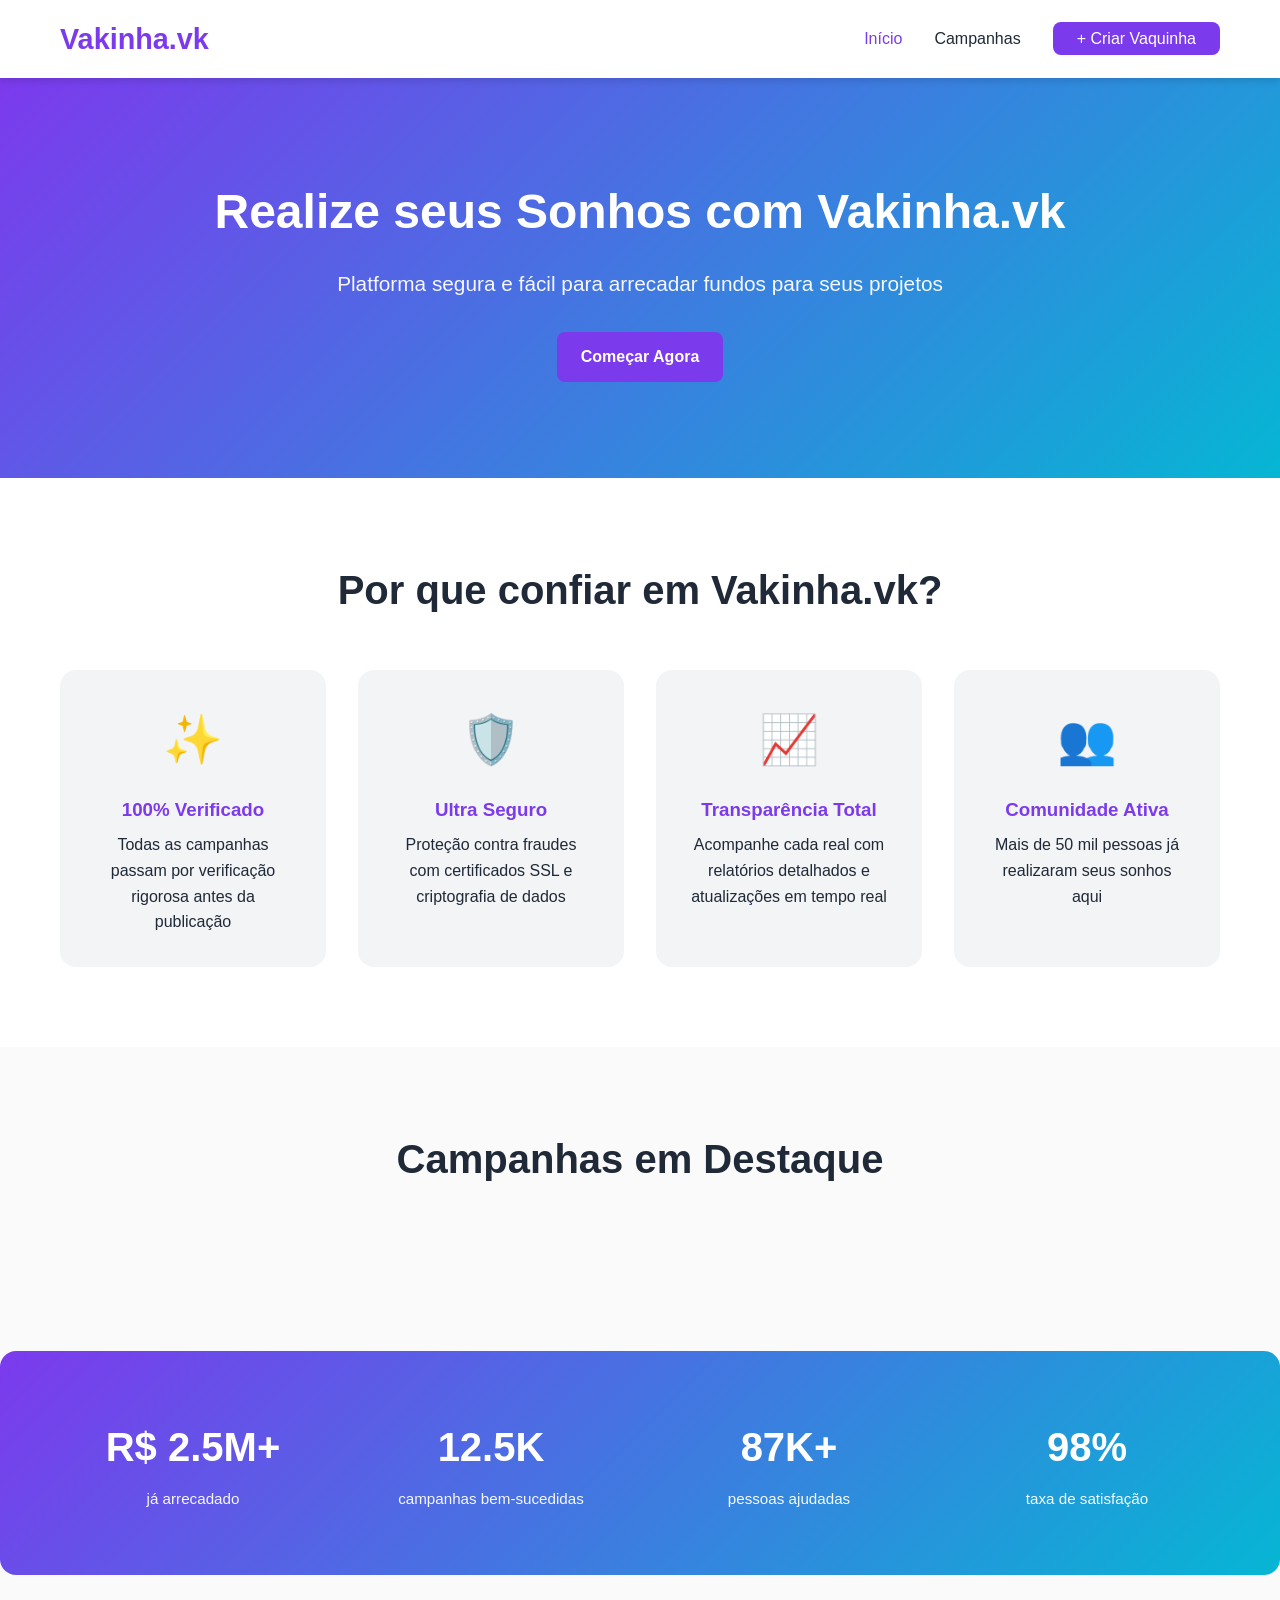
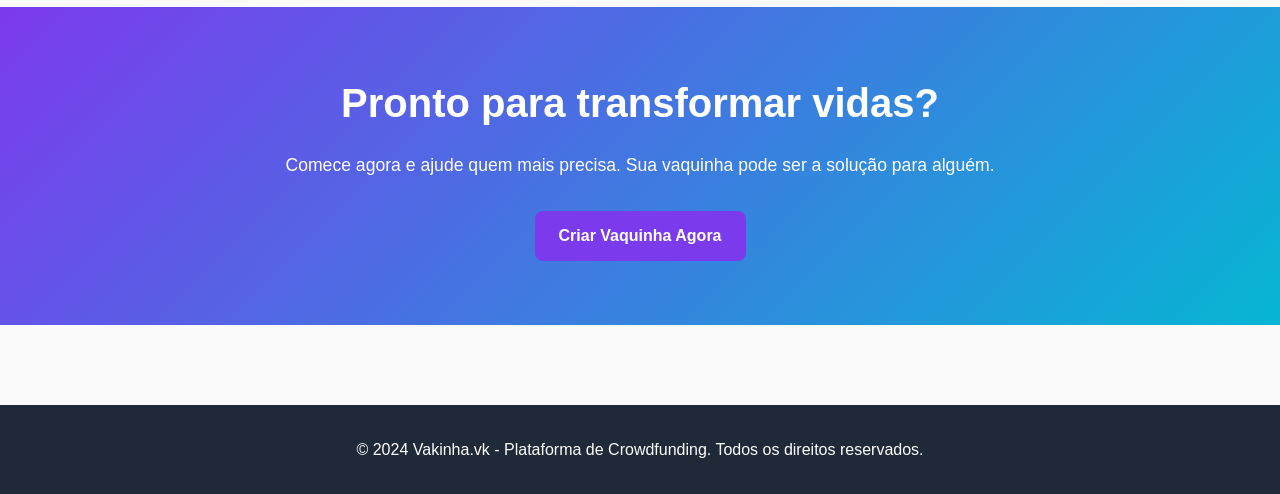
<file: index.html>
<!DOCTYPE html>
<html lang="pt-BR">
<head>
    <meta charset="UTF-8">
    <meta name="viewport" content="width=device-width, initial-scale=1.0">
    <title>Vakinha - Plataforma de Crowdfunding</title>
    <link rel="stylesheet" href="styles.css">
</head>
<body>
    <nav class="navbar">
        <div class="container">
            <div class="navbar-brand">
                <a href="index.html" class="logo">Vakinha.vk</a>
            </div>
            <ul class="nav-menu">
                <li><a href="index.html" class="active">Início</a></li>
                <li><a href="campanhas.html">Campanhas</a></li>
                <li><a href="criar.html" class="btn-criar">+ Criar Vaquinha</a></li>
            </ul>
        </div>
    </nav>

    <section class="hero">
        <div class="container">
            <h1>Realize seus Sonhos com Vakinha.vk</h1>
            <p>Platforma segura e fácil para arrecadar fundos para seus projetos</p>
            <a href="criar.html" class="btn btn-primary">Começar Agora</a>
        </div>
    </section>

    <section class="features">
        <div class="container">
            <h2>Por que confiar em Vakinha.vk?</h2>
            <div class="features-grid">
                <div class="feature-card">
                    <div class="feature-icon">✨</div>
                    <h3>100% Verificado</h3>
                    <p>Todas as campanhas passam por verificação rigorosa antes da publicação</p>
                </div>
                <div class="feature-card">
                    <div class="feature-icon">🛡️</div>
                    <h3>Ultra Seguro</h3>
                    <p>Proteção contra fraudes com certificados SSL e criptografia de dados</p>
                </div>
                <div class="feature-card">
                    <div class="feature-icon">📈</div>
                    <h3>Transparência Total</h3>
                    <p>Acompanhe cada real com relatórios detalhados e atualizações em tempo real</p>
                </div>
                <div class="feature-card">
                    <div class="feature-icon">👥</div>
                    <h3>Comunidade Ativa</h3>
                    <p>Mais de 50 mil pessoas já realizaram seus sonhos aqui</p>
                </div>
            </div>
        </div>
    </section>

    <section class="featured-campaigns">
        <div class="container">
            <h2>Campanhas em Destaque</h2>
            <div class="campaigns-grid" id="campaignsContainer">
                <!-- Campanhas serão carregadas aqui via JavaScript -->
            </div>
        </div>
    </section>

    <section class="stats-section">
        <div class="container">
            <div class="stats-grid">
                <div class="stat-card">
                    <div class="stat-number">R$ 2.5M+</div>
                    <div class="stat-label">já arrecadado</div>
                </div>
                <div class="stat-card">
                    <div class="stat-number">12.5K</div>
                    <div class="stat-label">campanhas bem-sucedidas</div>
                </div>
                <div class="stat-card">
                    <div class="stat-number">87K+</div>
                    <div class="stat-label">pessoas ajudadas</div>
                </div>
                <div class="stat-card">
                    <div class="stat-number">98%</div>
                    <div class="stat-label">taxa de satisfação</div>
                </div>
            </div>
        </div>
    </section>

    <section class="cta">
        <div class="container">
            <h2>Pronto para transformar vidas?</h2>
            <p>Comece agora e ajude quem mais precisa. Sua vaquinha pode ser a solução para alguém.</p>
            <a href="criar.html" class="btn btn-primary">Criar Vaquinha Agora</a>
        </div>
    </section>

    <footer>
        <div class="container">
            <p>&copy; 2024 Vakinha.vk - Plataforma de Crowdfunding. Todos os direitos reservados.</p>
        </div>
    </footer>

    <script src="script.js"></script>
</body>
</html>
</file>
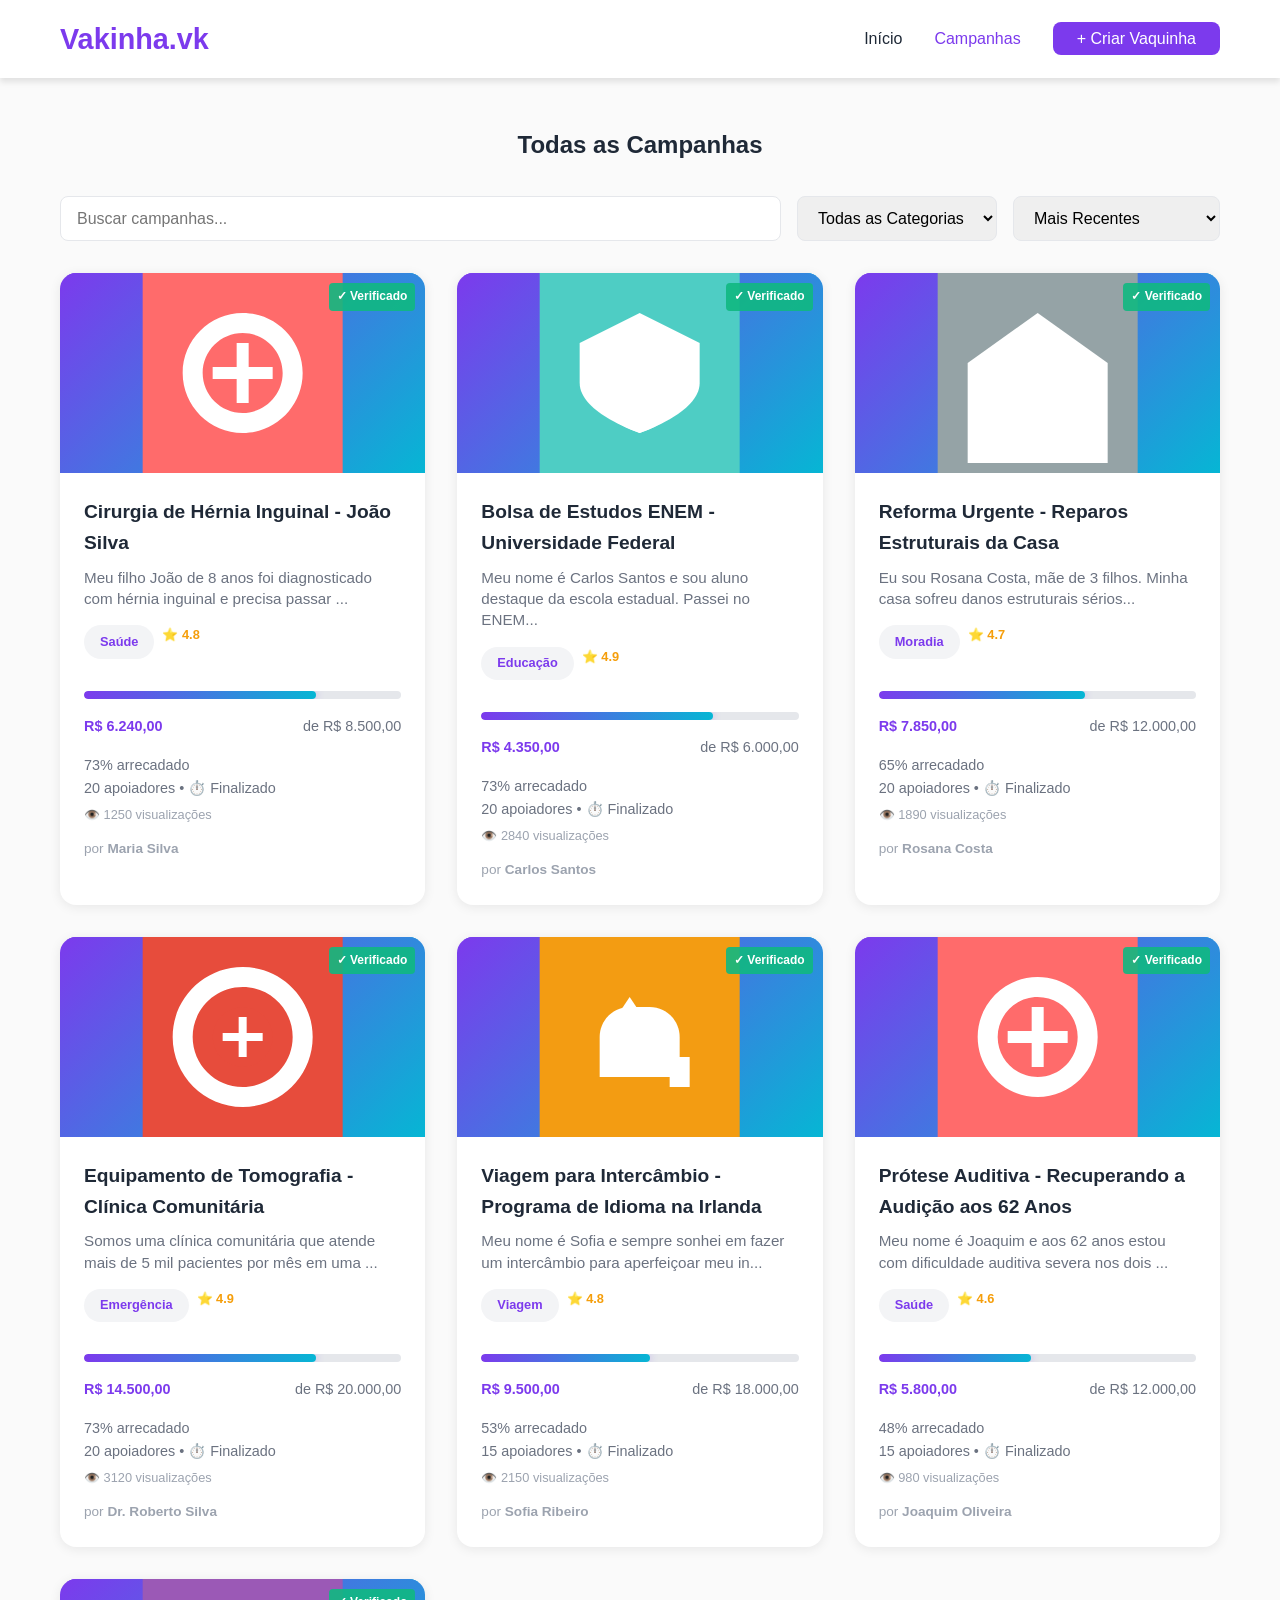
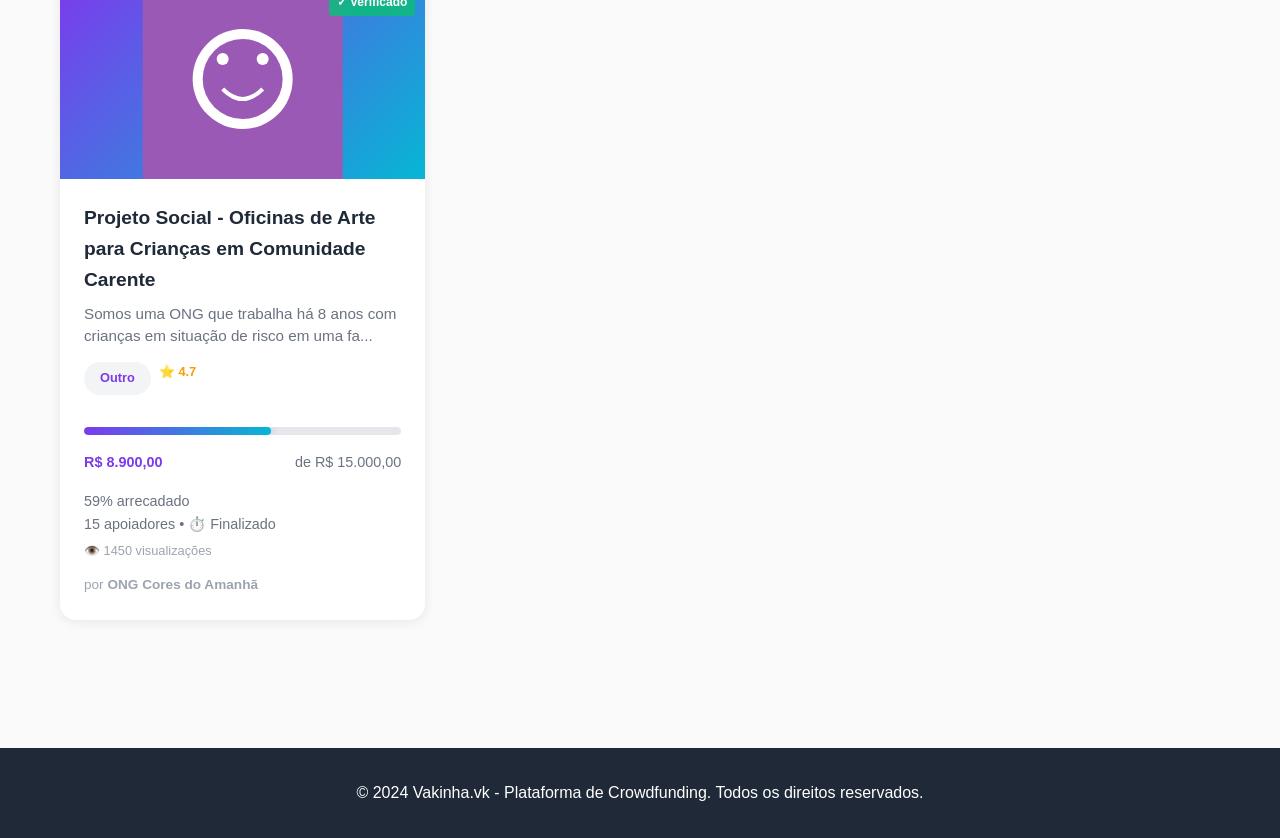
<file: campanhas.html>
<!DOCTYPE html>
<html lang="pt-BR">
<head>
    <meta charset="UTF-8">
    <meta name="viewport" content="width=device-width, initial-scale=1.0">
    <title>Campanhas - Vakinha</title>
    <link rel="stylesheet" href="styles.css">
</head>
<body>
    <nav class="navbar">
        <div class="container">
            <div class="navbar-brand">
                <a href="index.html" class="logo">Vakinha.vk</a>
            </div>
            <ul class="nav-menu">
                <li><a href="index.html">Início</a></li>
                <li><a href="campanhas.html" class="active">Campanhas</a></li>
                <li><a href="criar.html" class="btn-criar">+ Criar Vaquinha</a></li>
            </ul>
        </div>
    </nav>

    <section class="campaigns-section">
        <div class="container">
            <h1>Todas as Campanhas</h1>
            
            <div class="filters">
                <input type="text" id="searchInput" placeholder="Buscar campanhas..." class="search-box">
                <select id="categoryFilter" class="filter-select">
                    <option value="">Todas as Categorias</option>
                    <option value="saude">Saúde</option>
                    <option value="educacao">Educação</option>
                    <option value="moradia">Moradia</option>
                    <option value="emergencia">Emergência</option>
                    <option value="negocios">Negócios</option>
                    <option value="viagem">Viagem</option>
                    <option value="outro">Outro</option>
                </select>
                <select id="sortFilter" class="filter-select">
                    <option value="recentes">Mais Recentes</option>
                    <option value="populares">Mais Populares</option>
                    <option value="proximas">Próximas do Objetivo</option>
                </select>
            </div>

            <div class="campaigns-grid" id="allCampaigns">
                <!-- Campanhas serão carregadas aqui -->
            </div>
        </div>
    </section>

    <footer>
        <div class="container">
            <p>&copy; 2024 Vakinha.vk - Plataforma de Crowdfunding. Todos os direitos reservados.</p>
        </div>
    </footer>

    <script src="script.js"></script>
    <script>
        loadAllCampaigns();
        
        document.getElementById('searchInput').addEventListener('input', filterCampaigns);
        document.getElementById('categoryFilter').addEventListener('change', filterCampaigns);
        document.getElementById('sortFilter').addEventListener('change', filterCampaigns);
    </script>
</body>
</html>
</file>
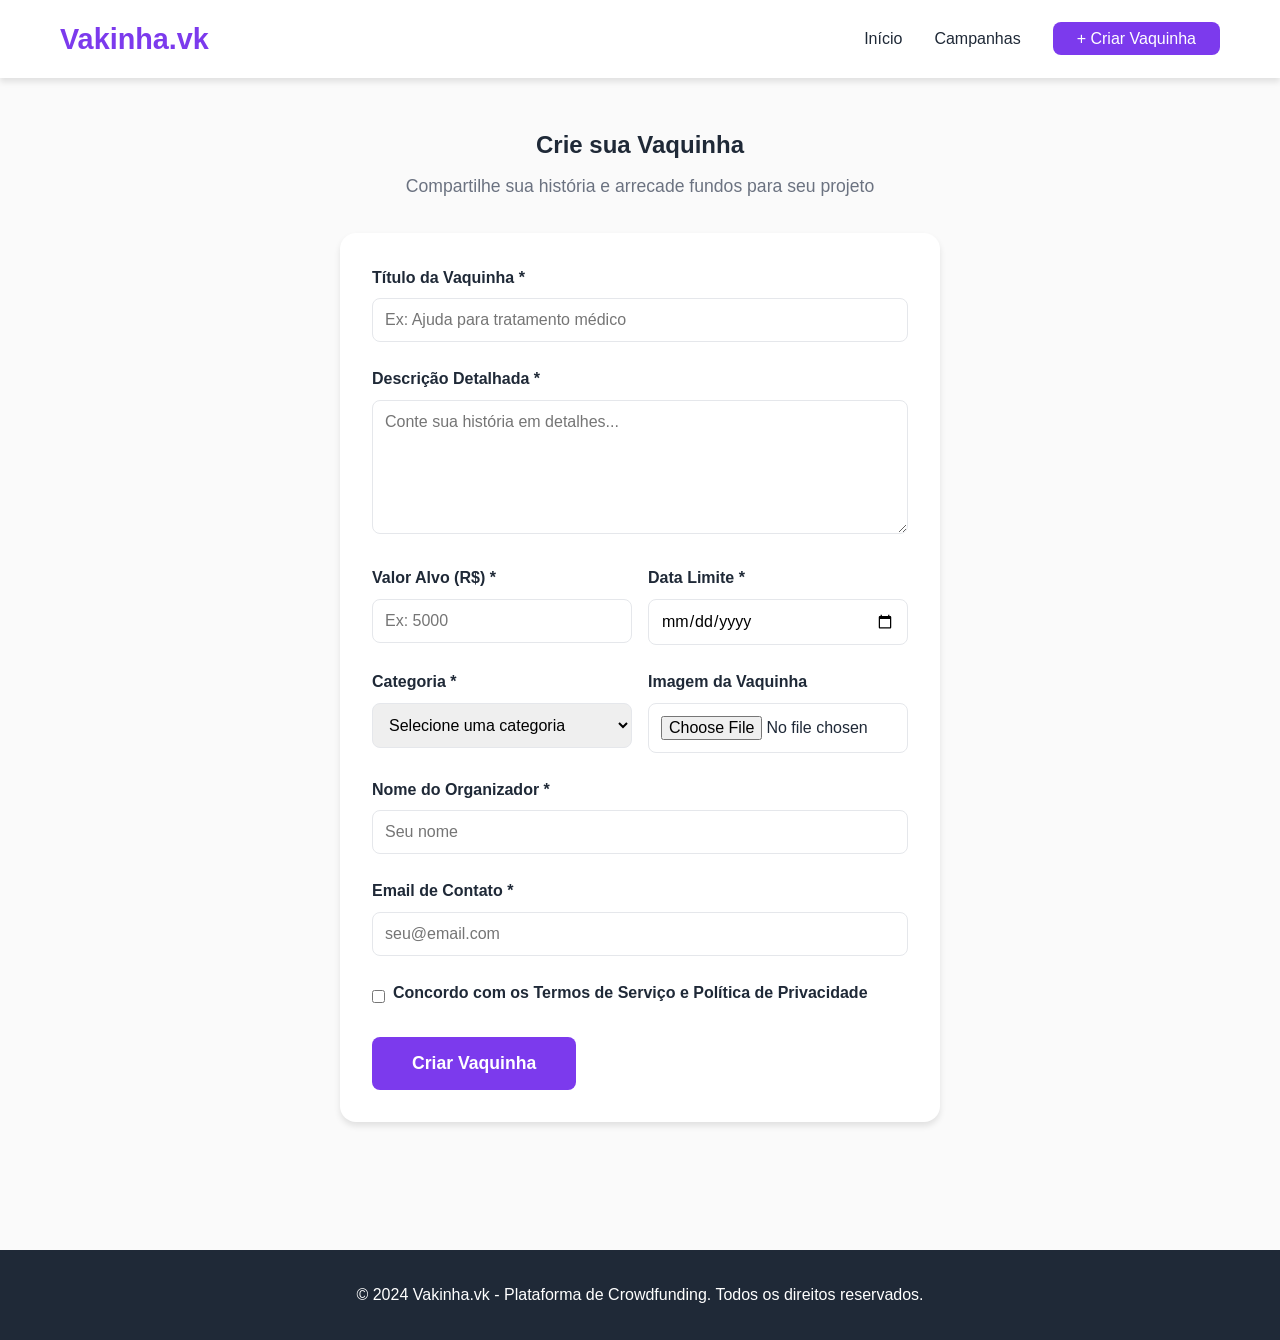
<file: criar.html>
<!DOCTYPE html>
<html lang="pt-BR">
<head>
    <meta charset="UTF-8">
    <meta name="viewport" content="width=device-width, initial-scale=1.0">
    <title>Criar Vaquinha - Vakinha</title>
    <link rel="stylesheet" href="styles.css">
</head>
<body>
    <nav class="navbar">
        <div class="container">
            <div class="navbar-brand">
                <a href="index.html" class="logo">Vakinha.vk</a>
            </div>
            <ul class="nav-menu">
                <li><a href="index.html">Início</a></li>
                <li><a href="campanhas.html">Campanhas</a></li>
                <li><a href="criar.html" class="active btn-criar">+ Criar Vaquinha</a></li>
            </ul>
        </div>
    </nav>

    <section class="create-section">
        <div class="container">
            <h1>Crie sua Vaquinha</h1>
            <p class="subtitle">Compartilhe sua história e arrecade fundos para seu projeto</p>

            <form id="createForm" class="create-form">
                <div class="form-group">
                    <label for="title">Título da Vaquinha *</label>
                    <input type="text" id="title" name="title" required placeholder="Ex: Ajuda para tratamento médico">
                </div>

                <div class="form-group">
                    <label for="description">Descrição Detalhada *</label>
                    <textarea id="description" name="description" required placeholder="Conte sua história em detalhes..." rows="6"></textarea>
                </div>

                <div class="form-row">
                    <div class="form-group">
                        <label for="targetAmount">Valor Alvo (R$) *</label>
                        <input type="number" id="targetAmount" name="targetAmount" required min="100" step="0.01" placeholder="Ex: 5000">
                    </div>
                    <div class="form-group">
                        <label for="deadline">Data Limite *</label>
                        <input type="date" id="deadline" name="deadline" required>
                    </div>
                </div>

                <div class="form-row">
                    <div class="form-group">
                        <label for="category">Categoria *</label>
                        <select id="category" name="category" required>
                            <option value="">Selecione uma categoria</option>
                            <option value="saude">Saúde</option>
                            <option value="educacao">Educação</option>
                            <option value="moradia">Moradia</option>
                            <option value="emergencia">Emergência</option>
                            <option value="negocios">Negócios</option>
                            <option value="viagem">Viagem</option>
                            <option value="outro">Outro</option>
                        </select>
                    </div>
                    <div class="form-group">
                        <label for="image">Imagem da Vaquinha</label>
                        <input type="file" id="image" name="image" accept="image/*">
                    </div>
                </div>

                <div class="form-group">
                    <label for="organizer">Nome do Organizador *</label>
                    <input type="text" id="organizer" name="organizer" required placeholder="Seu nome">
                </div>

                <div class="form-group">
                    <label for="email">Email de Contato *</label>
                    <input type="email" id="email" name="email" required placeholder="seu@email.com">
                </div>

                <div class="form-group checkbox">
                    <input type="checkbox" id="terms" name="terms" required>
                    <label for="terms">Concordo com os Termos de Serviço e Política de Privacidade</label>
                </div>

                <button type="submit" class="btn btn-primary btn-large">Criar Vaquinha</button>
            </form>
        </div>
    </section>

    <footer>
        <div class="container">
            <p>&copy; 2024 Vakinha.vk - Plataforma de Crowdfunding. Todos os direitos reservados.</p>
        </div>
    </footer>

    <script src="script.js"></script>
    <script>
        document.getElementById('createForm').addEventListener('submit', handleCreateCampaign);
        
        // Definir data mínima como hoje
        const today = new Date().toISOString().split('T')[0];
        document.getElementById('deadline').setAttribute('min', today);
    </script>
</body>
</html>
</file>
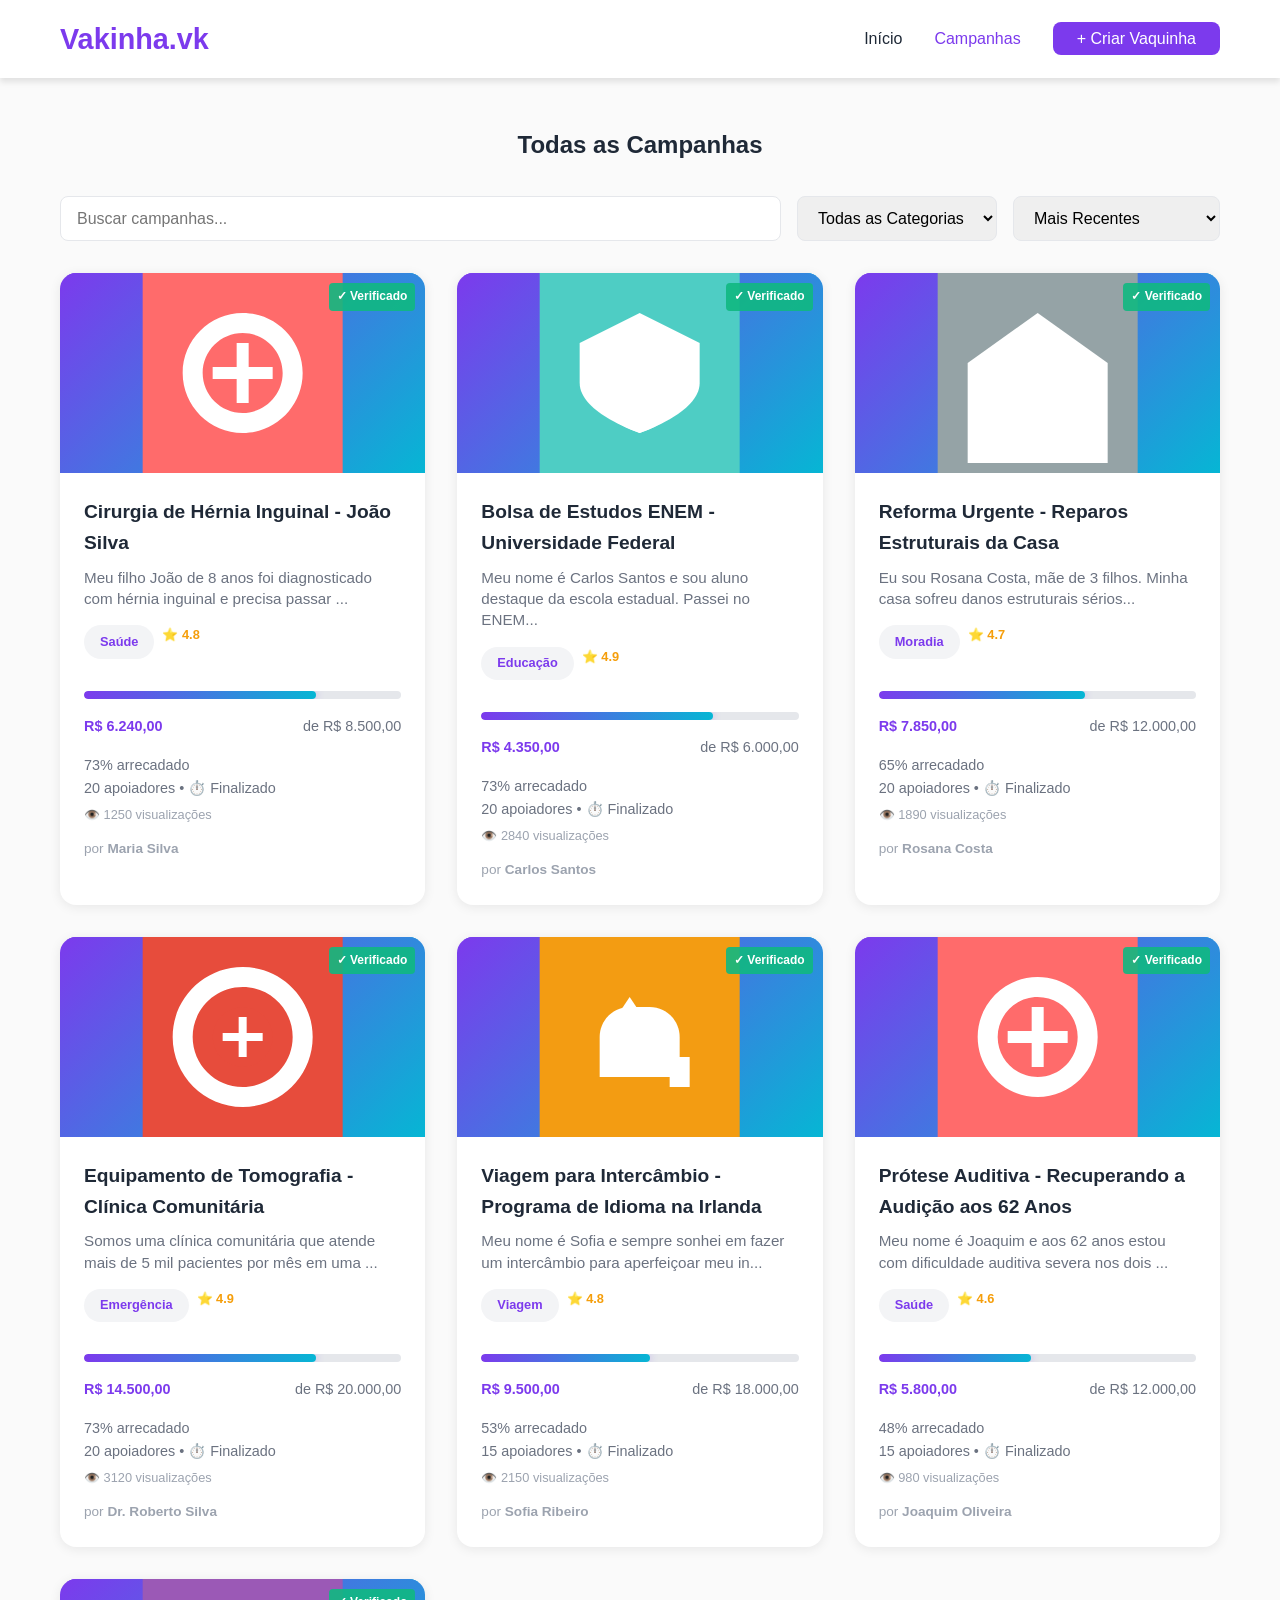
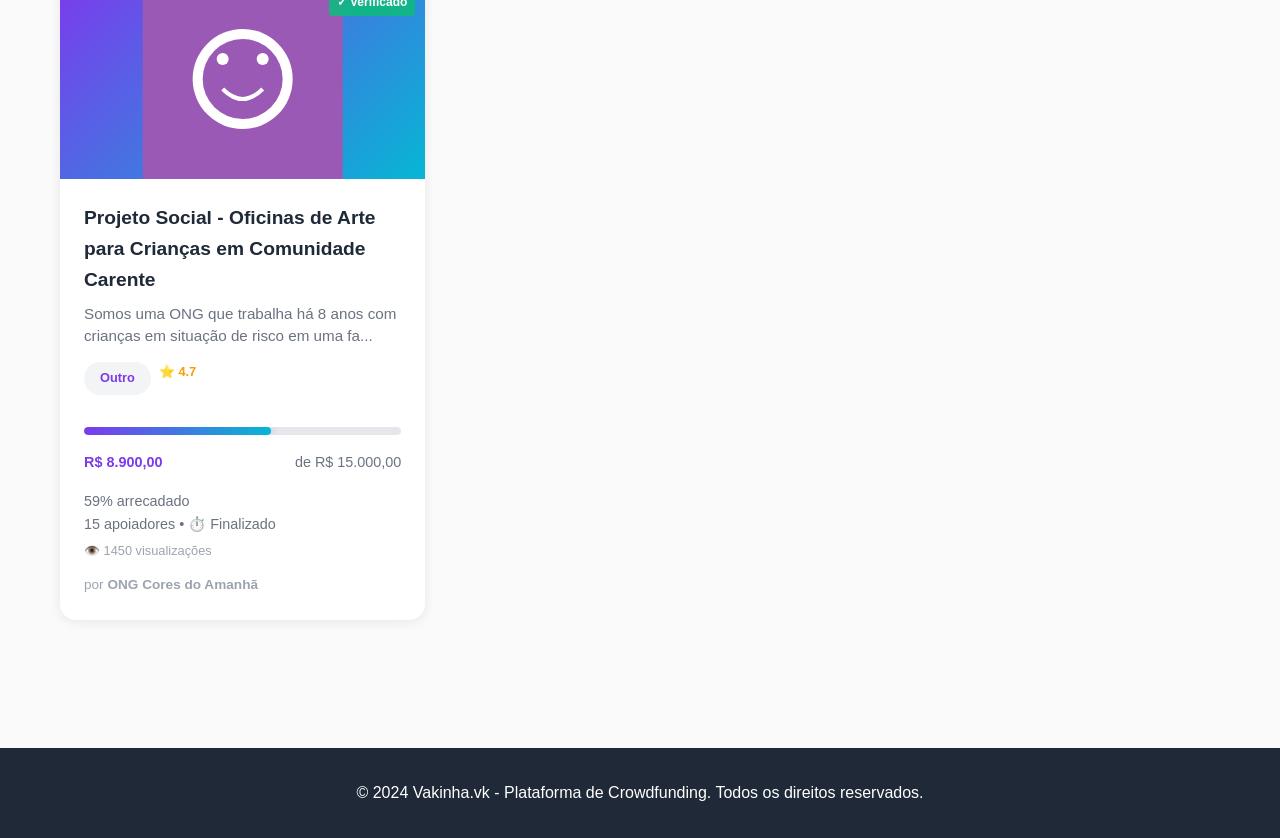
<file: detalhes.html>
<!DOCTYPE html>
<html lang="pt-BR">
<head>
    <meta charset="UTF-8">
    <meta name="viewport" content="width=device-width, initial-scale=1.0">
    <title>Detalhes da Vaquinha - Vakinha</title>
    <link rel="stylesheet" href="styles.css">
</head>
<body>
    <nav class="navbar">
        <div class="container">
            <div class="navbar-brand">
                <a href="index.html" class="logo">Vakinha.vk</a>
            </div>
            <ul class="nav-menu">
                <li><a href="index.html">Início</a></li>
                <li><a href="campanhas.html">Campanhas</a></li>
                <li><a href="criar.html" class="btn-criar">+ Criar Vaquinha</a></li>
            </ul>
        </div>
    </nav>

    <section class="campaign-detail">
        <div class="container">
            <div class="campaign-header">
                <img id="campaignImage" src="" alt="Imagem da Vaquinha" class="campaign-image-large">
                <div class="campaign-info">
                    <div style="display: flex; align-items: center; gap: 1rem; margin-bottom: 1rem;">
                        <h1 id="campaignTitle" style="margin: 0;"></h1>
                        <span id="verifiedBadge" style="background: #10b981; color: white; padding: 0.5rem 1rem; border-radius: 2rem; font-size: 0.85rem; font-weight: bold; display: none;">✓ Verificado</span>
                    </div>
                    <div class="campaign-meta">
                        <span id="campaignCategory" class="badge"></span>
                        <span id="ratingBadge" style="margin-left: 1rem;"></span>
                    </div>
                    <p id="campaignOrganizer" class="organizer" style="margin-top: 1rem;"></p>
                </div>
            </div>

            <div class="campaign-content">
                <div class="main-content">
                    <h2>Sobre esta Vaquinha</h2>
                    <p id="campaignDescription"></p>

                    <div id="updatesSection" style="background: #f0f9ff; padding: 1.5rem; border-radius: 1rem; margin: 2rem 0; display: none;">
                        <h3 style="color: #0284c7; margin-top: 0;">📰 Atualizações</h3>
                        <div id="updatesList"></div>
                    </div>

                    <h2>Progresso da Arrecadação</h2>
                    <div class="progress-container">
                        <div class="progress-bar">
                            <div id="progressFill" class="progress-fill"></div>
                        </div>
                        <div class="progress-info">
                            <span class="current-amount">R$ <span id="currentAmount">0</span></span>
                            <span class="target-amount">de R$ <span id="targetAmount">0</span></span>
                        </div>
                        <div class="progress-stats">
                            <div class="stat">
                                <strong id="percentage">0</strong>%
                                <p>Arrecadado</p>
                            </div>
                            <div class="stat">
                                <strong id="daysLeft">0</strong>
                                <p>Dias Restantes</p>
                            </div>
                            <div class="stat">
                                <strong id="supporters">0</strong>
                                <p>Apoiadores</p>
                            </div>
                        </div>
                    </div>

                    <h2>Apoie esta Vaquinha</h2>
                    <div class="donation-form">
                        <div class="quick-amounts">
                            <button class="quick-btn" onclick="setDonationAmount(50)">R$ 50</button>
                            <button class="quick-btn" onclick="setDonationAmount(100)">R$ 100</button>
                            <button class="quick-btn" onclick="setDonationAmount(500)">R$ 500</button>
                            <button class="quick-btn" onclick="setDonationAmount(1000)">R$ 1000</button>
                        </div>
                        <div class="custom-donation">
                            <input type="number" id="customAmount" placeholder="Outro valor" min="1" step="0.01">
                            <button class="btn btn-primary" onclick="submitDonation()">Apoiar Agora</button>
                        </div>
                    </div>

                    <h2>Últimos Apoiadores</h2>
                    <div id="supporters-list" class="supporters-list">
                        <!-- Apoiadores serão listados aqui -->
                    </div>

                    <div id="commentsSection" style="margin-top: 3rem; padding-top: 2rem; border-top: 2px solid #e5e7eb;">
                        <h2>Comentários e Apoio</h2>
                        <div id="commentsList" style="display: grid; gap: 1rem;"></div>
                    </div>
                </div>

                <aside class="sidebar">
                    <div class="sidebar-card">
                        <h3>✓ Verificado</h3>
                        <p style="font-size: 0.9rem; color: #6b7280; margin: 0;">Esta campanha passou por verificação rigorosa</p>
                    </div>

                    <div class="sidebar-card">
                        <h3>⭐ Reputação</h3>
                        <div id="reputationInfo" style="font-size: 0.95rem;"></div>
                    </div>

                    <div class="sidebar-card">
                        <h3>Informações</h3>
                        <div class="info-item">
                            <strong>Data de Término:</strong>
                            <p id="deadlineDate"></p>
                        </div>
                        <div class="info-item">
                            <strong>Criador:</strong>
                            <p id="creatorName"></p>
                        </div>
                        <div class="info-item">
                            <strong>Categoria:</strong>
                            <p id="categoryName"></p>
                        </div>
                        <div class="info-item">
                            <strong>Visualizações:</strong>
                            <p id="viewsCount">-</p>
                        </div>
                    </div>

                    <div class="sidebar-card">
                        <h3>Compartilhe</h3>
                        <div class="share-buttons">
                            <button class="share-btn" onclick="shareOn('facebook')">Facebook</button>
                            <button class="share-btn" onclick="shareOn('whatsapp')">WhatsApp</button>
                            <button class="share-btn" onclick="shareOn('twitter')">Twitter</button>
                            <button class="share-btn" onclick="copyLink()">Copiar Link</button>
                        </div>
                    </div>
                </aside>
            </div>
        </div>
    </section>

    <div id="successModal" class="modal">
        <div class="modal-content">
            <span class="close" onclick="closeModal()">&times;</span>
            <h2>✅ Apoio Registrado com Sucesso!</h2>
            <p>Muito obrigado por apoiar esta campanha. Você receberá atualizações por email.</p>
            <button class="btn btn-primary" onclick="closeModal()">Fechar</button>
        </div>
    </div>

    <footer>
        <div class="container">
            <p>&copy; 2024 Vakinha.vk - Plataforma de Crowdfunding. Todos os direitos reservados.</p>
        </div>
    </footer>

    <script src="script.js"></script>
    <script>
        loadCampaignDetails();
    </script>
</body>
</html>
</file>
<file: styles.css>
* {
    margin: 0;
    padding: 0;
    box-sizing: border-box;
}

:root {
    --primary-color: #7c3aed;
    --secondary-color: #06b6d4;
    --success-color: #10b981;
    --warning-color: #f59e0b;
    --danger-color: #ef4444;
    --dark: #1f2937;
    --light: #f3f4f6;
    --border-color: #e5e7eb;
    --shadow: 0 4px 6px rgba(0, 0, 0, 0.1);
}

html {
    scroll-behavior: smooth;
}

body {
    font-family: 'Segoe UI', Tahoma, Geneva, Verdana, sans-serif;
    color: var(--dark);
    background-color: #fafafa;
    line-height: 1.6;
}

.container {
    max-width: 1200px;
    margin: 0 auto;
    padding: 0 20px;
}

/* NAVBAR */
.navbar {
    background: white;
    box-shadow: var(--shadow);
    position: sticky;
    top: 0;
    z-index: 100;
}

.navbar .container {
    display: flex;
    justify-content: space-between;
    align-items: center;
    padding: 1rem 20px;
}

.navbar-brand .logo {
    font-size: 1.8rem;
    font-weight: bold;
    color: var(--primary-color);
    text-decoration: none;
}

.nav-menu {
    display: flex;
    list-style: none;
    gap: 2rem;
    align-items: center;
}

.nav-menu a {
    text-decoration: none;
    color: var(--dark);
    font-weight: 500;
    transition: color 0.3s;
}

.nav-menu a:hover,
.nav-menu a.active {
    color: var(--primary-color);
}

.btn-criar {
    background: var(--primary-color);
    color: white !important;
    padding: 0.5rem 1.5rem;
    border-radius: 0.5rem;
    transition: background 0.3s;
}

.btn-criar:hover {
    background: #6d28d9;
}

/* BUTTONS */
.btn {
    display: inline-block;
    padding: 0.75rem 1.5rem;
    border: none;
    border-radius: 0.5rem;
    font-size: 1rem;
    cursor: pointer;
    text-decoration: none;
    transition: all 0.3s;
    font-weight: 600;
}

.btn-primary {
    background: var(--primary-color);
    color: white;
}

.btn-primary:hover {
    background: #6d28d9;
    transform: translateY(-2px);
    box-shadow: 0 8px 12px rgba(124, 58, 237, 0.3);
}

.btn-large {
    padding: 1rem 2.5rem;
    font-size: 1.1rem;
}

/* HERO SECTION */
.hero {
    background: linear-gradient(135deg, var(--primary-color), var(--secondary-color));
    color: white;
    padding: 6rem 0;
    text-align: center;
}

.hero h1 {
    font-size: 3rem;
    margin-bottom: 1rem;
}

.hero p {
    font-size: 1.3rem;
    margin-bottom: 2rem;
    opacity: 0.95;
}

/* FEATURES */
.features {
    padding: 5rem 0;
    background: white;
}

.features h2 {
    text-align: center;
    font-size: 2.5rem;
    margin-bottom: 3rem;
    color: var(--dark);
}

.features-grid {
    display: grid;
    grid-template-columns: repeat(auto-fit, minmax(250px, 1fr));
    gap: 2rem;
}

.feature-card {
    background: var(--light);
    padding: 2rem;
    border-radius: 1rem;
    text-align: center;
    transition: transform 0.3s, box-shadow 0.3s;
}

.feature-card:hover {
    transform: translateY(-5px);
    box-shadow: var(--shadow);
}

.feature-icon {
    font-size: 3rem;
    margin-bottom: 1rem;
}

.feature-card h3 {
    margin-bottom: 0.5rem;
    color: var(--primary-color);
}

/* FEATURED CAMPAIGNS */
.featured-campaigns {
    padding: 5rem 0;
}

.featured-campaigns h2 {
    font-size: 2.5rem;
    margin-bottom: 3rem;
    text-align: center;
}

.campaigns-grid {
    display: grid;
    grid-template-columns: repeat(auto-fill, minmax(280px, 1fr));
    gap: 2rem;
}

.campaign-card {
    background: white;
    border-radius: 1rem;
    overflow: hidden;
    box-shadow: 0 2px 12px rgba(0, 0, 0, 0.08);
    transition: transform 0.3s, box-shadow 0.3s;
    cursor: pointer;
    position: relative;
}

.campaign-card:hover {
    transform: translateY(-8px);
    box-shadow: 0 16px 32px rgba(0, 0, 0, 0.15);
}

.campaign-card::before {
    content: '';
    position: absolute;
    top: 0;
    left: 0;
    right: 0;
    height: 3px;
    background: linear-gradient(90deg, var(--primary-color), var(--secondary-color));
}

.campaign-image {
    width: 100%;
    height: 200px;
    object-fit: cover;
    background: linear-gradient(135deg, var(--primary-color), var(--secondary-color));
    display: flex;
    align-items: center;
    justify-content: center;
    font-size: 3rem;
    overflow: hidden;
    position: relative;
}

.campaign-image::after {
    content: '✓ Verificado';
    position: absolute;
    top: 10px;
    right: 10px;
    background: rgba(16, 185, 129, 0.9);
    color: white;
    padding: 4px 8px;
    border-radius: 4px;
    font-size: 0.75rem;
    font-weight: bold;
}

.campaign-image svg {
    width: 100%;
    height: 100%;
    display: block;
}

.campaign-body {
    padding: 1.5rem;
}

.campaign-title {
    font-size: 1.2rem;
    margin-bottom: 0.5rem;
    color: var(--dark);
    font-weight: 600;
}

.campaign-description {
    color: #6b7280;
    font-size: 0.95rem;
    margin-bottom: 1rem;
    line-height: 1.4;
}

.campaign-category {
    display: inline-block;
    background: var(--light);
    color: var(--primary-color);
    padding: 0.4rem 1rem;
    border-radius: 2rem;
    font-size: 0.8rem;
    margin-bottom: 1rem;
    font-weight: 600;
}

.campaign-progress {
    margin-bottom: 1rem;
}

.progress-bar {
    width: 100%;
    height: 8px;
    background: var(--border-color);
    border-radius: 4px;
    overflow: hidden;
    margin-bottom: 0.8rem;
    position: relative;
}

.progress-fill {
    height: 100%;
    background: linear-gradient(90deg, var(--primary-color), var(--secondary-color));
    transition: width 0.4s ease;
    border-radius: 4px;
    box-shadow: 0 0 8px rgba(124, 58, 237, 0.3);
}

.progress-info {
    display: flex;
    justify-content: space-between;
    font-size: 0.9rem;
    color: #6b7280;
}

.current-amount {
    font-weight: bold;
    color: var(--primary-color);
}

.campaign-organizer {
    font-size: 0.85rem;
    color: #9ca3af;
    margin-top: 0.5rem;
}

/* CTA SECTION */
.cta {
    background: linear-gradient(135deg, var(--primary-color), var(--secondary-color));
    color: white;
    padding: 4rem 0;
    text-align: center;
}

.cta h2 {
    font-size: 2.5rem;
    margin-bottom: 1rem;
}

.cta p {
    font-size: 1.1rem;
    margin-bottom: 2rem;
}

/* STATS SECTION */
.stats-section {
    padding: 4rem 0;
    background: linear-gradient(135deg, #7c3aed 0%, #06b6d4 100%);
    color: white;
    margin: 2rem 0;
    border-radius: 1rem;
}

.stats-grid {
    display: grid;
    grid-template-columns: repeat(auto-fit, minmax(200px, 1fr));
    gap: 2rem;
    text-align: center;
}

.stat-card {
    animation: fadeInUp 0.6s ease-out;
}

.stat-number {
    font-size: 2.5rem;
    font-weight: bold;
    margin-bottom: 0.5rem;
}

.stat-label {
    font-size: 0.95rem;
    opacity: 0.95;
}

@keyframes fadeInUp {
    from {
        opacity: 0;
        transform: translateY(20px);
    }
    to {
        opacity: 1;
        transform: translateY(0);
    }
}

@keyframes slideIn {
    from {
        opacity: 0;
        transform: translateX(-20px);
    }
    to {
        opacity: 1;
        transform: translateX(0);
    }
}

@keyframes pulse {
    0%, 100% {
        opacity: 1;
    }
    50% {
        opacity: 0.7;
    }
}

/* CAMPAIGNS SECTION */
.campaigns-section {
    padding: 3rem 0;
    min-height: calc(100vh - 200px);
}

.campaigns-section h1 {
    margin-bottom: 2rem;
    text-align: center;
}

.filters {
    display: flex;
    gap: 1rem;
    margin-bottom: 2rem;
    flex-wrap: wrap;
}

.search-box,
.filter-select {
    padding: 0.75rem 1rem;
    border: 1px solid var(--border-color);
    border-radius: 0.5rem;
    font-size: 1rem;
}

.search-box {
    flex: 1;
    min-width: 200px;
}

.filter-select {
    min-width: 200px;
}

/* CREATE SECTION */
.create-section {
    padding: 3rem 0;
    min-height: calc(100vh - 200px);
}

.create-section h1 {
    margin-bottom: 0.5rem;
    text-align: center;
}

.subtitle {
    text-align: center;
    color: #6b7280;
    margin-bottom: 2rem;
    font-size: 1.1rem;
}

.create-form {
    background: white;
    padding: 2rem;
    border-radius: 1rem;
    box-shadow: var(--shadow);
    max-width: 600px;
    margin: 0 auto;
}

.form-group {
    margin-bottom: 1.5rem;
}

.form-group label {
    display: block;
    margin-bottom: 0.5rem;
    font-weight: 600;
    color: var(--dark);
}

.form-group input,
.form-group textarea,
.form-group select {
    width: 100%;
    padding: 0.75rem;
    border: 1px solid var(--border-color);
    border-radius: 0.5rem;
    font-size: 1rem;
    font-family: inherit;
}

.form-group input:focus,
.form-group textarea:focus,
.form-group select:focus {
    outline: none;
    border-color: var(--primary-color);
    box-shadow: 0 0 0 3px rgba(124, 58, 237, 0.1);
}

.form-row {
    display: grid;
    grid-template-columns: 1fr 1fr;
    gap: 1rem;
}

.form-group.checkbox {
    display: flex;
    align-items: center;
    gap: 0.5rem;
}

.form-group.checkbox input {
    width: auto;
    margin: 0;
}

/* CAMPAIGN DETAIL */
.campaign-detail {
    padding: 3rem 0;
}

.campaign-header {
    display: grid;
    grid-template-columns: 1fr 1fr;
    gap: 3rem;
    margin-bottom: 3rem;
    align-items: start;
}

.campaign-image-large {
    width: 100%;
    border-radius: 1rem;
    box-shadow: var(--shadow);
    background: linear-gradient(135deg, var(--primary-color), var(--secondary-color));
    min-height: 350px;
    display: flex;
    align-items: center;
    justify-content: center;
}

.campaign-image-large svg {
    width: 100%;
    height: 100%;
    max-height: 350px;
}

.campaign-info h1 {
    font-size: 2.5rem;
    margin-bottom: 1rem;
}

.campaign-meta {
    display: flex;
    gap: 1rem;
    align-items: center;
}

.badge {
    display: inline-block;
    background: var(--primary-color);
    color: white;
    padding: 0.5rem 1rem;
    border-radius: 2rem;
    font-size: 0.9rem;
}

.organizer {
    color: #6b7280;
}

.campaign-content {
    display: grid;
    grid-template-columns: 1fr 350px;
    gap: 3rem;
}

.main-content h2 {
    font-size: 1.8rem;
    margin: 2rem 0 1rem;
    color: var(--dark);
}

.progress-container {
    background: white;
    padding: 2rem;
    border-radius: 1rem;
    box-shadow: var(--shadow);
    margin-bottom: 2rem;
}

.progress-info {
    display: flex;
    justify-content: space-between;
    margin: 1rem 0;
}

.progress-stats {
    display: grid;
    grid-template-columns: repeat(3, 1fr);
    gap: 1rem;
    margin-top: 1.5rem;
}

.stat {
    text-align: center;
}

.stat strong {
    display: block;
    font-size: 1.8rem;
    color: var(--primary-color);
    margin-bottom: 0.25rem;
}

.stat p {
    color: #6b7280;
    font-size: 0.9rem;
}

.donation-form {
    background: white;
    padding: 1.5rem;
    border-radius: 1rem;
    box-shadow: var(--shadow);
    margin-bottom: 2rem;
}

.quick-amounts {
    display: grid;
    grid-template-columns: repeat(2, 1fr);
    gap: 1rem;
    margin-bottom: 1rem;
}

.quick-btn {
    padding: 0.75rem;
    border: 2px solid var(--border-color);
    background: white;
    border-radius: 0.5rem;
    cursor: pointer;
    font-weight: 600;
    color: var(--dark);
    transition: all 0.3s;
}

.quick-btn:hover {
    border-color: var(--primary-color);
    color: var(--primary-color);
}

.custom-donation {
    display: flex;
    gap: 1rem;
}

.custom-donation input {
    flex: 1;
    padding: 0.75rem;
    border: 1px solid var(--border-color);
    border-radius: 0.5rem;
}

.supporters-list {
    background: white;
    padding: 1.5rem;
    border-radius: 1rem;
    box-shadow: var(--shadow);
}

.supporter {
    padding: 1rem 0;
    border-bottom: 1px solid var(--border-color);
}

.supporter:last-child {
    border-bottom: none;
}

.supporter-name {
    font-weight: 600;
    color: var(--dark);
}

.supporter-amount {
    color: var(--primary-color);
    font-weight: bold;
}

.supporter-date {
    color: #9ca3af;
    font-size: 0.9rem;
}

/* SIDEBAR */
.sidebar {
    display: flex;
    flex-direction: column;
    gap: 1.5rem;
}

.sidebar-card {
    background: white;
    padding: 1.5rem;
    border-radius: 1rem;
    box-shadow: var(--shadow);
}

.sidebar-card h3 {
    margin-bottom: 1rem;
    color: var(--primary-color);
}

.info-item {
    margin-bottom: 1rem;
}

.info-item strong {
    display: block;
    color: var(--dark);
    margin-bottom: 0.25rem;
}

.info-item p {
    color: #6b7280;
}

.share-buttons {
    display: flex;
    flex-direction: column;
    gap: 0.5rem;
}

.share-btn {
    padding: 0.75rem;
    border: 1px solid var(--border-color);
    background: white;
    border-radius: 0.5rem;
    cursor: pointer;
    font-weight: 600;
    color: var(--dark);
    transition: all 0.3s;
}

.share-btn:hover {
    background: var(--primary-color);
    color: white;
    border-color: var(--primary-color);
}

/* MODAL */
.modal {
    display: none;
    position: fixed;
    z-index: 1000;
    left: 0;
    top: 0;
    width: 100%;
    height: 100%;
    background-color: rgba(0, 0, 0, 0.5);
    animation: fadeIn 0.3s;
}

.modal-content {
    background-color: white;
    margin: 15% auto;
    padding: 2rem;
    border-radius: 1rem;
    max-width: 500px;
    text-align: center;
    animation: slideDown 0.3s;
}

.close {
    color: #aaa;
    float: right;
    font-size: 2rem;
    font-weight: bold;
    cursor: pointer;
    line-height: 1;
}

.close:hover,
.close:focus {
    color: var(--dark);
}

@keyframes fadeIn {
    from {
        opacity: 0;
    }
    to {
        opacity: 1;
    }
}

@keyframes slideDown {
    from {
        transform: translateY(-50px);
        opacity: 0;
    }
    to {
        transform: translateY(0);
        opacity: 1;
    }
}

/* FOOTER */
footer {
    background: var(--dark);
    color: white;
    text-align: center;
    padding: 2rem 0;
    margin-top: 5rem;
}

/* RESPONSIVE */
@media (max-width: 768px) {
    .nav-menu {
        gap: 1rem;
    }

    .hero h1 {
        font-size: 2rem;
    }

    .features-grid {
        grid-template-columns: 1fr;
    }

    .campaign-header {
        grid-template-columns: 1fr;
    }

    .campaign-content {
        grid-template-columns: 1fr;
    }

    .form-row {
        grid-template-columns: 1fr;
    }

    .filters {
        flex-direction: column;
    }

    .search-box,
    .filter-select {
        width: 100%;
    }

    .progress-stats {
        grid-template-columns: repeat(2, 1fr);
    }

    .create-form {
        padding: 1.5rem;
    }

    .quick-amounts {
        grid-template-columns: repeat(2, 1fr);
    }

    .custom-donation {
        flex-direction: column;
    }
}

@media (max-width: 480px) {
    .navbar .container {
        flex-direction: column;
        gap: 1rem;
    }

    .nav-menu {
        flex-direction: column;
        gap: 0.5rem;
        width: 100%;
    }

    .nav-menu a {
        display: block;
        padding: 0.5rem;
    }

    .hero h1 {
        font-size: 1.5rem;
    }

    .campaigns-grid {
        grid-template-columns: 1fr;
    }

    .progress-stats {
        grid-template-columns: 1fr;
    }
}
</file>
